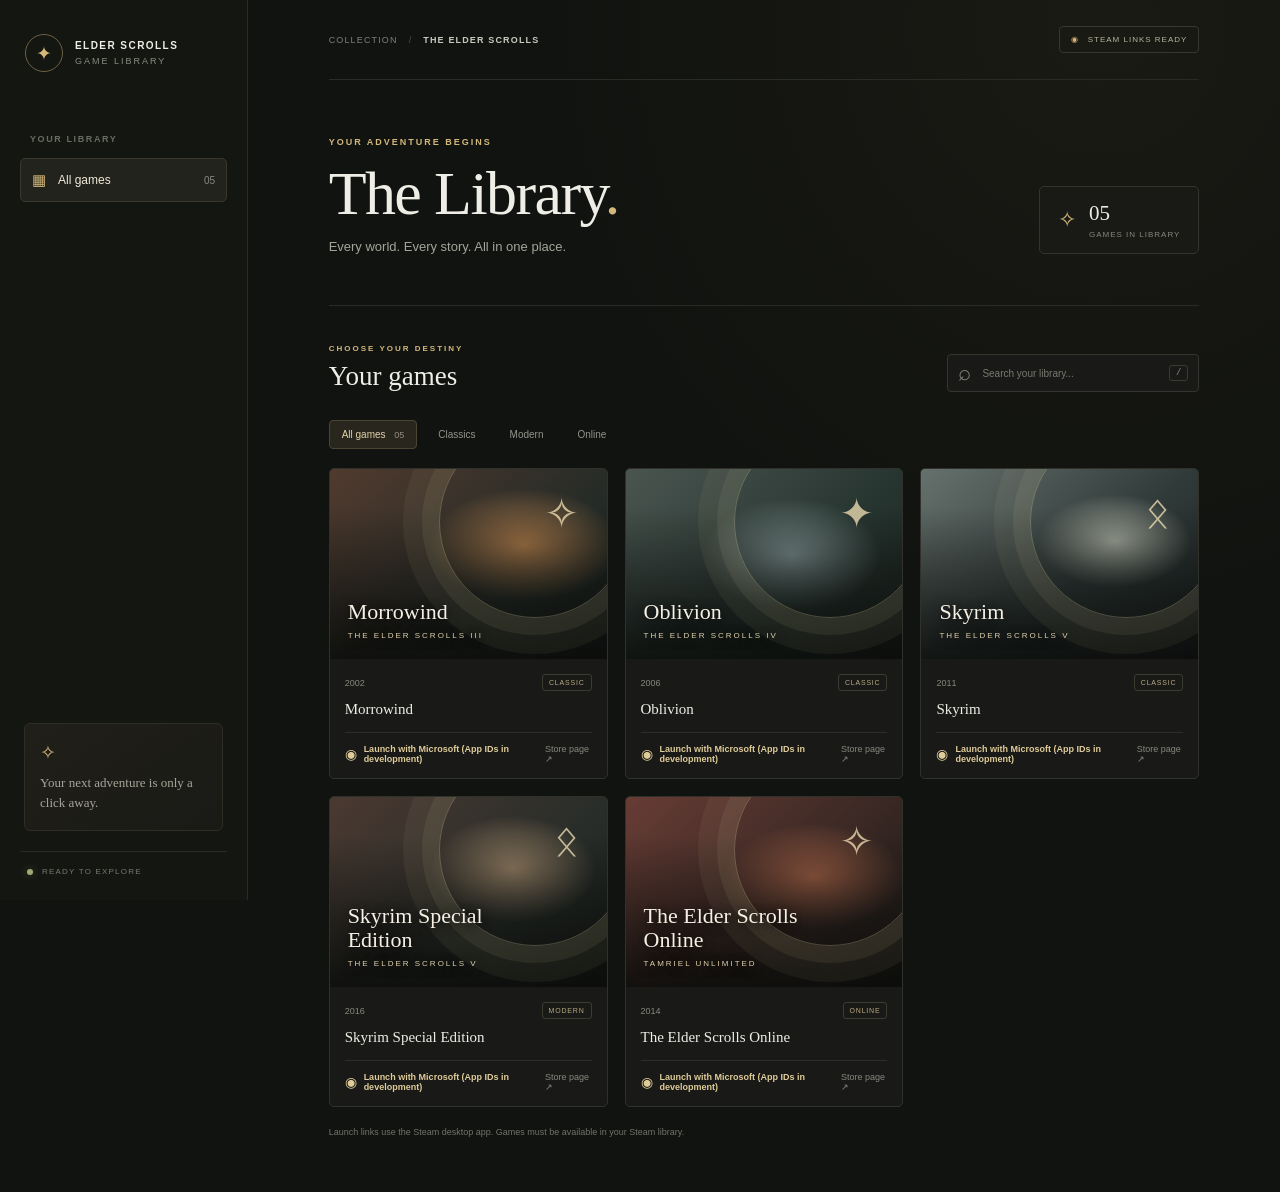
<file: index.html>
<!doctype html>
<html lang="en">
  <head>
    <meta charset="utf-8">
    <meta name="viewport" content="width=device-width, initial-scale=1">
    <meta http-equiv="refresh" content="0; url=launcher/index.html">
    <title>Elder Scrolls Library</title>
  </head>
  <body>
    <p>Continue to the <a href="launcher/index.html">Elder Scrolls Library</a>.</p>
  </body>
</html>
</file>
<file: styles.css>
:root {
  color-scheme: dark;
  font-family: "DM Sans", sans-serif;
  color: #eeeee7;
  background: #111310;
  font-synthesis: none;
  text-rendering: optimizeLegibility;
  --muted: #898c82;
  --line: #292b26;
  --gold: #d3b77b;
  --panel: #191b17;
}

* { box-sizing: border-box; }

body {
  min-width: 320px;
  min-height: 100vh;
  margin: 0;
  background:
    radial-gradient(ellipse at 86% 2%, rgb(91 77 48 / 12%), transparent 34rem),
    #111310;
}

button, input { font: inherit; }
a { color: inherit; text-decoration: none; }

.app-shell { display: flex; min-height: 100vh; }

.sidebar {
  position: fixed;
  inset: 0 auto 0 0;
  z-index: 2;
  display: flex;
  width: 248px;
  flex-direction: column;
  padding: 32px 20px 24px;
  border-right: 1px solid var(--line);
  background: #141612;
}

.brand { display: flex; align-items: center; gap: 12px; margin: 2px 0 62px 5px; }
.brand-mark { display: grid; width: 38px; height: 38px; place-items: center; border: 1px solid #6f6142; border-radius: 50%; color: var(--gold); font-size: 19px; }
.brand strong, .brand small { display: block; }
.brand strong { font-size: 10px; letter-spacing: 1.45px; }
.brand small { margin-top: 5px; color: var(--muted); font-size: 9px; letter-spacing: 2px; }
.side-label { margin: 0 0 14px 10px; color: #686b62; font-size: 9px; font-weight: 700; letter-spacing: 1.6px; }
.nav-link { display: flex; align-items: center; gap: 12px; padding: 12px 11px; border: 1px solid transparent; border-radius: 5px; color: #b7b9b0; font-size: 12px; }
.nav-link > span:first-child { color: var(--gold); font-size: 15px; }
.nav-link.active { border-color: #3a382d; background: #22231d; color: #f0e9d8; }
.nav-count { margin-left: auto; color: #86887e; font-size: 10px; }
.sidebar-note { margin: auto 4px 20px; padding: 17px 15px; border: 1px solid #302d24; border-radius: 6px; background: linear-gradient(145deg, #211f19, #191a16); }
.note-icon { color: var(--gold); font-size: 19px; }
.sidebar-note p { margin: 9px 0 0; color: #a7a69a; font-family: "Marcellus", serif; font-size: 13px; line-height: 1.55; }
.sidebar-footer { display: flex; align-items: center; gap: 9px; padding: 15px 7px 0; border-top: 1px solid var(--line); color: #777a71; font-size: 8px; letter-spacing: 1.2px; }
.online-dot { width: 6px; height: 6px; border-radius: 50%; background: #9caa75; box-shadow: 0 0 9px #9caa7566; }

.main-content { width: min(1400px, calc(100% - 248px)); margin-left: 248px; padding: 0 6.3% 55px; }
.topbar { display: flex; height: 80px; align-items: center; justify-content: space-between; border-bottom: 1px solid var(--line); }
.breadcrumb { display: flex; align-items: center; gap: 11px; color: #7e8178; font-size: 9px; letter-spacing: 1.15px; }
.breadcrumb strong { color: #c8c8bf; font-size: 9px; }
.breadcrumb-separator { color: #4d4f48; }
.platform-pill { padding: 8px 11px; border: 1px solid #36372f; border-radius: 4px; color: #b5b39f; font-size: 8px; letter-spacing: 1px; }
.platform-pill span { margin-right: 5px; color: var(--gold); }

.intro { display: flex; align-items: end; justify-content: space-between; padding: 57px 0 51px; border-bottom: 1px solid var(--line); }
.eyebrow { margin: 0 0 11px; color: var(--gold); font-size: 9px; font-weight: 600; letter-spacing: 2px; }
h1, h2, p { margin-top: 0; }
h1, h2 { font-family: "Marcellus", Georgia, serif; font-weight: 400; }
h1 { margin-bottom: 10px; font-size: clamp(42px, 5vw, 62px); letter-spacing: -1.6px; }
h1 span { color: var(--gold); }
.intro-description { margin: 0; color: #a3a59b; font-size: 13px; }
.library-summary { display: flex; align-items: center; gap: 13px; padding: 14px 18px; border: 1px solid #33342d; border-radius: 5px; background: #191a16; }
.summary-icon { color: var(--gold); font-size: 22px; }
.library-summary strong, .library-summary span { display: block; }
.library-summary strong { font-family: "Marcellus", serif; font-size: 21px; font-weight: 400; }
.library-summary span { margin-top: 4px; color: #85877d; font-size: 8px; letter-spacing: 1px; }

.library-section { padding-top: 38px; }
.section-heading { display: flex; align-items: end; justify-content: space-between; gap: 24px; }
.section-heading .eyebrow { margin-bottom: 8px; font-size: 8px; }
h2 { margin: 0; font-size: 27px; }
.search-box { display: flex; width: 252px; height: 38px; align-items: center; gap: 9px; padding: 0 10px; border: 1px solid #33352e; border-radius: 4px; background: #191a17; color: #85877d; }
.search-icon { font-size: 22px; line-height: 1; }
.search-box input { width: 100%; border: 0; outline: 0; background: transparent; color: #ecece4; font-size: 10px; }
.search-box input::placeholder { color: #77796f; }
.search-box:focus-within { border-color: #82724f; }
kbd { padding: 2px 6px; border: 1px solid #393a32; border-radius: 3px; color: #888a80; font-size: 9px; }

.filters { display: flex; gap: 8px; margin: 28px 0 19px; }
.filter-button { padding: 8px 12px; border: 1px solid transparent; border-radius: 4px; background: transparent; color: #92948b; cursor: pointer; font-size: 10px; }
.filter-button:hover { color: #e7e5dc; }
.filter-button.active { border-color: #4b4534; background: #29261e; color: #e5d3a9; }
.filter-button span { margin-left: 6px; color: #969083; font-size: 9px; }

.game-grid { display: grid; grid-template-columns: repeat(3, minmax(0, 1fr)); gap: 17px; }
.game-card { min-width: 0; overflow: hidden; border: 1px solid #30312b; border-radius: 5px; background: #191a17; transition: border-color .2s, transform .2s; }
.game-card:hover { transform: translateY(-3px); border-color: #716345; }
.cover { position: relative; display: flex; min-height: 190px; align-items: end; overflow: hidden; padding: 18px; isolation: isolate; }
.cover::before, .cover::after { position: absolute; z-index: -1; content: ""; }
.cover::before { inset: 0; background: linear-gradient(180deg, transparent 20%, rgb(9 11 9 / 84%) 100%); }
.cover::after { width: 190px; height: 190px; top: -43px; right: -24px; border: 1px solid rgb(241 222 173 / 27%); border-radius: 50%; box-shadow: 0 0 0 17px rgb(241 222 173 / 7%), 0 0 0 36px rgb(241 222 173 / 5%); }
.cover-mark { position: absolute; top: 20px; right: 28px; color: rgb(242 225 182 / 76%); font-family: Georgia, serif; font-size: 42px; }
.cover-title { max-width: 85%; color: #f5f0e3; font-family: "Marcellus", Georgia, serif; font-size: 22px; line-height: 1.12; text-shadow: 0 2px 12px #000; }
.cover-title small { display: block; margin-top: 7px; color: #ded0ab; font-family: "DM Sans", sans-serif; font-size: 8px; letter-spacing: 2px; }
.morrowind { background: radial-gradient(ellipse at 70% 40%, #a77748, transparent 35%), linear-gradient(135deg, #503a2e, #252b27 65%, #151a18); }
.oblivion { background: radial-gradient(ellipse at 60% 45%, #798b8b, transparent 38%), linear-gradient(135deg, #4a5550, #26342f 62%, #191f1b); }
.skyrim { background: radial-gradient(ellipse at 70% 38%, #a3a99c, transparent 28%), linear-gradient(135deg, #66716d, #303a39 58%, #1a201f); }
.special-edition { background: radial-gradient(ellipse at 66% 38%, #937d62, transparent 32%), linear-gradient(135deg, #4a3931, #282d29 62%, #161a17); }
.eso { background: radial-gradient(ellipse at 68% 42%, #9a5c43, transparent 34%), linear-gradient(135deg, #673c35, #332521 65%, #1c1917); }
.game-details { padding: 15px 15px 14px; }
.game-meta { display: flex; align-items: center; justify-content: space-between; gap: 8px; }
.game-year { color: #85877e; font-size: 9px; }
.game-tag { padding: 4px 6px; border: 1px solid #3c3b31; border-radius: 3px; color: #b9aa82; font-size: 7px; letter-spacing: .8px; text-transform: uppercase; }
.game-card h3 { margin: 10px 0 14px; font-family: "Marcellus", Georgia, serif; font-size: 15px; font-weight: 400; }
.card-actions { display: flex; align-items: center; justify-content: space-between; gap: 8px; padding-top: 11px; border-top: 1px solid #2d2e28; }
.launch-link { display: inline-flex; align-items: center; gap: 7px; color: #e0cb9a; font-size: 9px; font-weight: 600; }
.launch-link:hover { color: #fff0c8; }
.steam-symbol { font-size: 14px; }
.store-link { color: #85877e; font-size: 9px; }
.store-link:hover { color: #d5d4cb; }
.empty-state { padding: 38px 0; color: #a5a69e; font-size: 13px; text-align: center; }
.launcher-note { margin: 20px 0 0; color: #71736b; font-size: 9px; }
.toast { position: fixed; right: 24px; bottom: 24px; z-index: 5; max-width: 320px; padding: 12px 16px; border: 1px solid #514a36; border-radius: 4px; background: #24231d; color: #eee2c3; font-size: 11px; opacity: 0; pointer-events: none; transform: translateY(8px); transition: opacity .2s, transform .2s; }
.toast.visible { opacity: 1; transform: translateY(0); }
.visually-hidden { position: absolute; width: 1px; height: 1px; overflow: hidden; clip: rect(0, 0, 0, 0); white-space: nowrap; clip-path: inset(50%); }

@media (max-width: 1050px) {
  .sidebar { width: 210px; }
  .main-content { width: calc(100% - 210px); margin-left: 210px; padding-right: 4%; padding-left: 4%; }
  .game-grid { grid-template-columns: repeat(2, minmax(0, 1fr)); }
}

@media (max-width: 700px) {
  .sidebar { position: static; width: 100%; height: auto; flex-direction: row; align-items: center; justify-content: space-between; padding: 13px 18px; border-right: 0; border-bottom: 1px solid var(--line); }
  .brand { margin: 0; }
  .brand-mark { width: 34px; height: 34px; }
  .side-label, .nav-link, .sidebar-note, .sidebar-footer { display: none; }
  .app-shell { display: block; }
  .main-content { width: 100%; margin: 0; padding: 0 20px 40px; }
  .topbar { height: 56px; }
  .platform-pill { padding: 7px; font-size: 7px; }
  .breadcrumb { gap: 6px; font-size: 8px; }
  .breadcrumb strong { font-size: 8px; }
  .intro { padding: 40px 0 33px; }
  .library-summary { gap: 8px; padding: 10px; }
  .summary-icon { font-size: 17px; }
  .library-summary strong { font-size: 17px; }
  .library-summary span { font-size: 6px; }
  .section-heading { align-items: start; flex-direction: column; }
  .search-box { width: 100%; }
  .filters { overflow-x: auto; }
  .filter-button { flex: 0 0 auto; }
  .game-grid { grid-template-columns: repeat(2, minmax(0, 1fr)); gap: 11px; }
  .cover { min-height: 145px; padding: 12px; }
  .cover-title { font-size: 17px; }
  .game-details { padding: 12px 10px; }
  .game-card h3 { font-size: 13px; }
  .card-actions { align-items: start; flex-direction: column; }
}

@media (max-width: 430px) {
  .game-grid { grid-template-columns: 1fr; }
  .cover { min-height: 175px; }
  .card-actions { align-items: center; flex-direction: row; }
  .intro-description { max-width: 180px; line-height: 1.5; }
}
</file>
